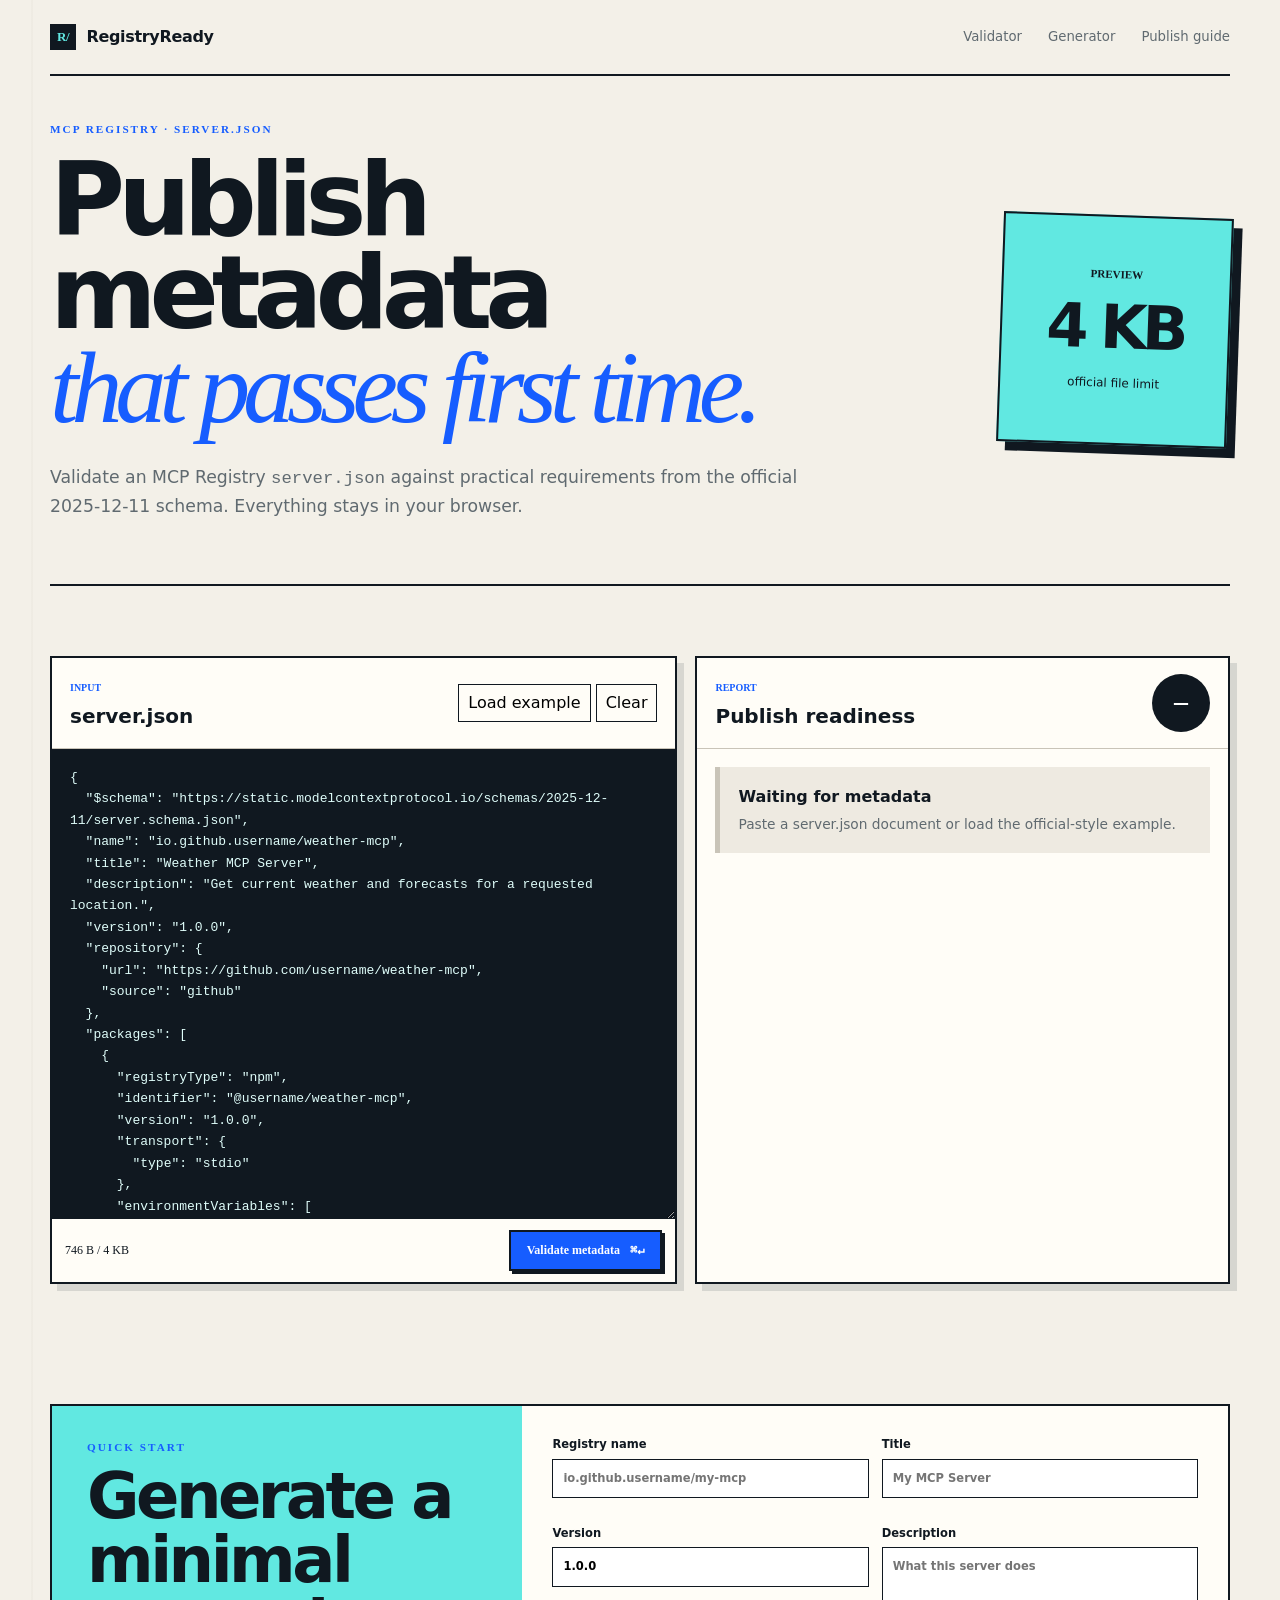
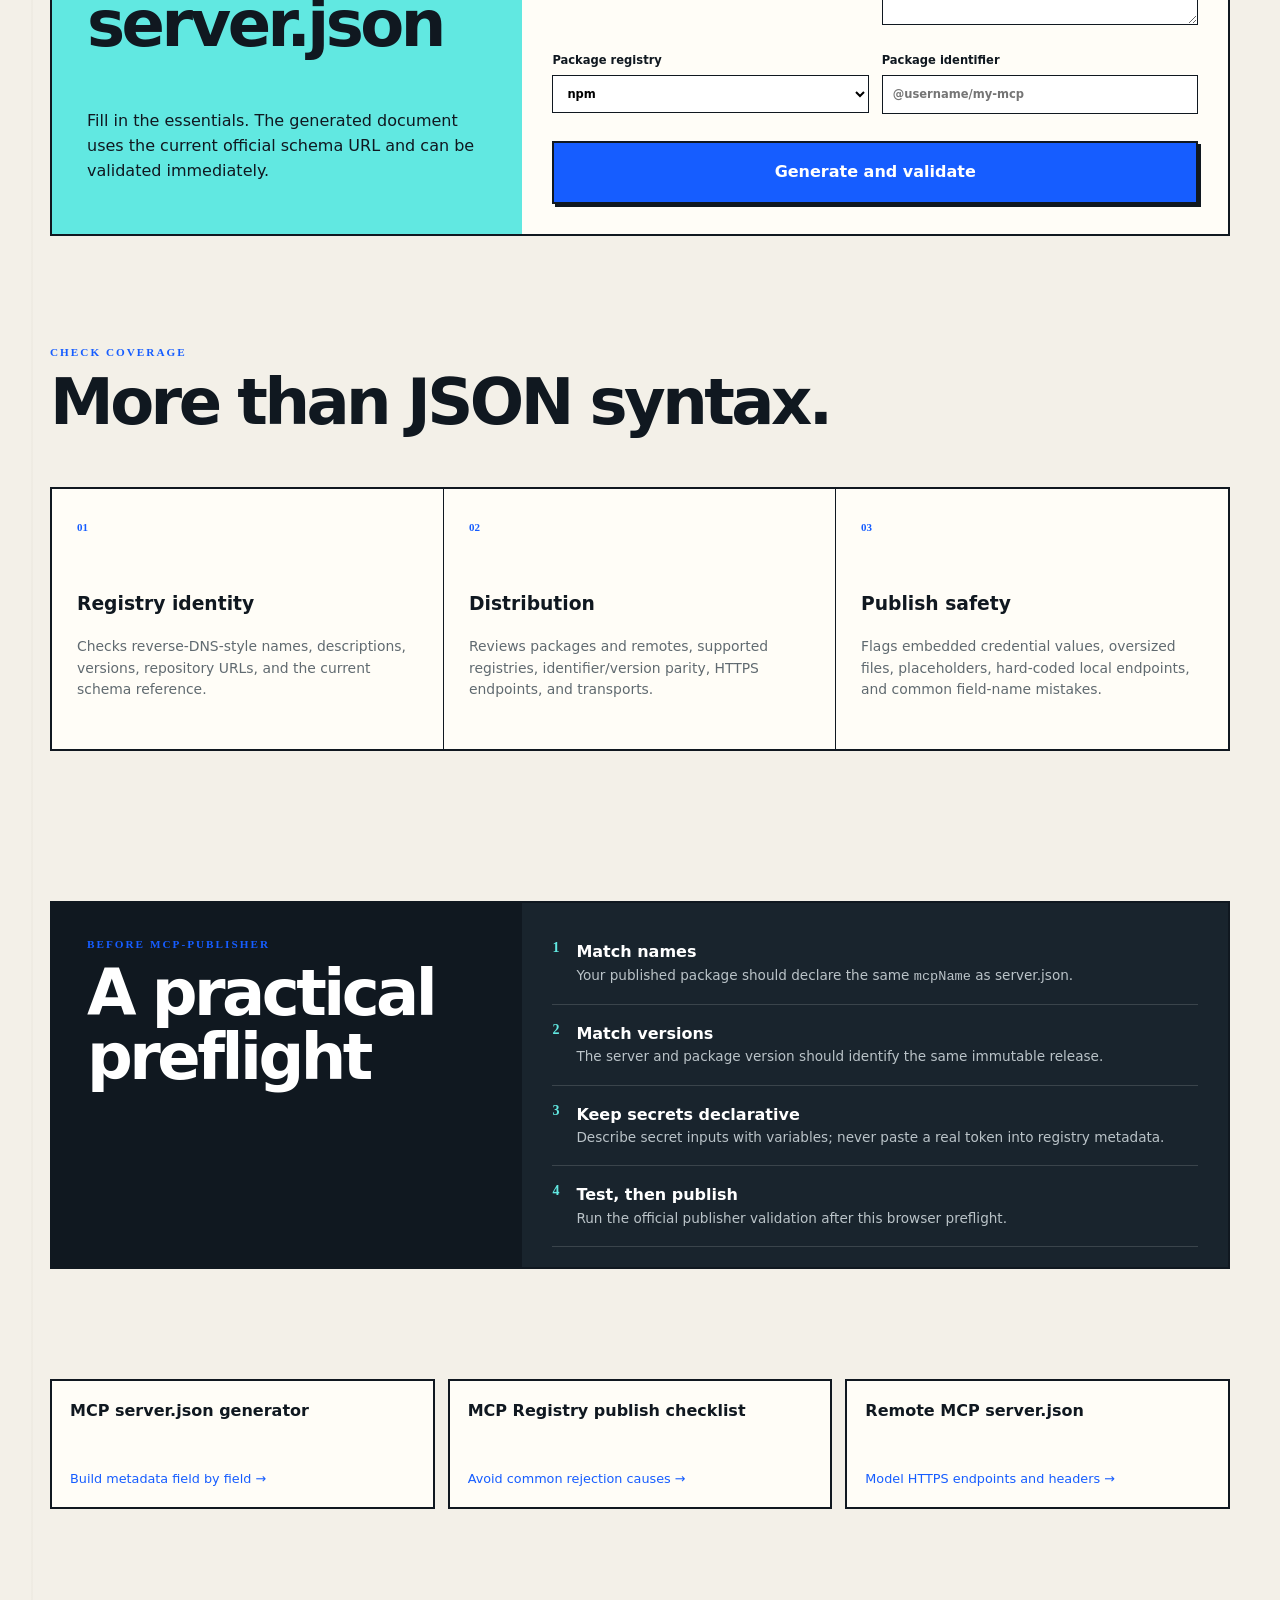
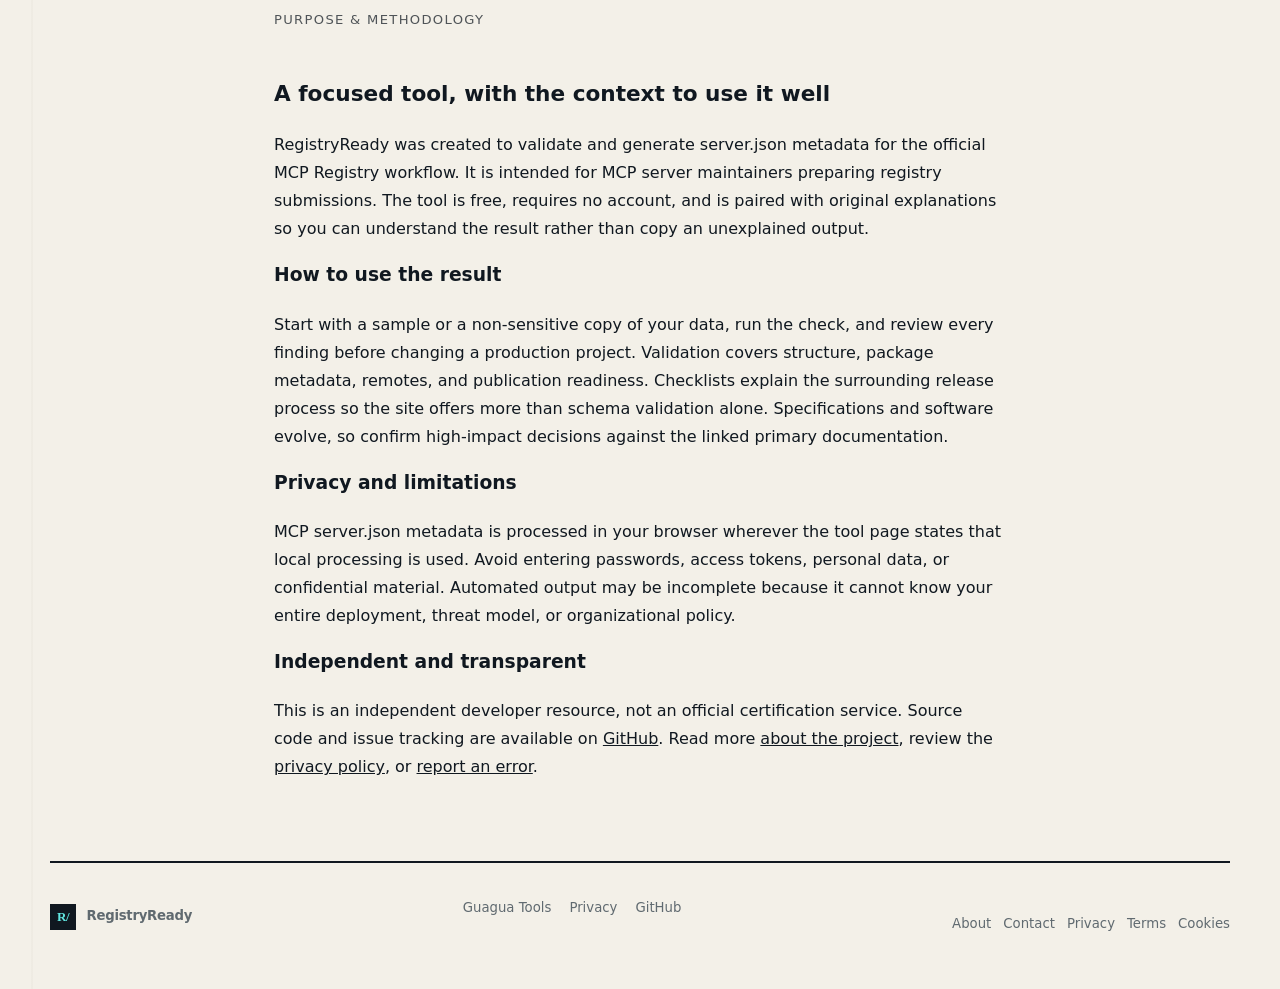
<file: index.html>
<!doctype html>
<html lang="en">
<head>
  <meta charset="utf-8"><meta name="viewport" content="width=device-width,initial-scale=1">
  <title>MCP server.json Validator & Generator — RegistryReady</title>
  <meta name="description" content="Validate and generate server.json metadata for the official MCP Registry. Check the 2025-12-11 schema, package versions, transports, names, secrets, URLs, and the 4 KB limit.">
  <link rel="canonical" href="https://mcpregistry.guagua-alvin.top/"><link rel="icon" href="/assets/favicon.svg"><link rel="stylesheet" href="/styles.css">
  <meta property="og:type" content="website"><meta property="og:title" content="MCP server.json Validator & Generator"><meta property="og:description" content="Make your MCP Registry metadata publish-ready before running mcp-publisher."><meta property="og:url" content="https://mcpregistry.guagua-alvin.top/">
  <script type="application/ld+json">{"@context":"https://schema.org","@type":"SoftwareApplication","name":"RegistryReady","applicationCategory":"DeveloperApplication","operatingSystem":"Any","url":"https://mcpregistry.guagua-alvin.top/","description":"A browser-based MCP server.json validator and generator.","offers":{"@type":"Offer","price":"0","priceCurrency":"USD"},"featureList":["MCP Registry schema checks","Package and remote transport validation","4 KB size check","Publish readiness report"]}</script>
<script async src="https://pagead2.googlesyndication.com/pagead/js/adsbygoogle.js?client=ca-pub-3191558815455000" crossorigin="anonymous"></script></head>
<body>
  <header><a class="brand" href="/"><span>R/</span>RegistryReady</a><nav><a href="#validator">Validator</a><a href="#generator">Generator</a><a href="/mcp-registry-publish-checklist">Publish guide</a></nav></header>
  <main>
    <section class="hero"><div><p class="eyebrow">MCP REGISTRY · SERVER.JSON</p><h1>Publish metadata<br><em>that passes first time.</em></h1><p>Validate an MCP Registry <code>server.json</code> against practical requirements from the official 2025-12-11 schema. Everything stays in your browser.</p></div><aside><b>PREVIEW</b><strong>4 KB</strong><span>official file limit</span></aside></section>
    <section class="workbench" id="validator">
      <div class="panel editor-panel"><div class="panel-head"><div><small>INPUT</small><h2>server.json</h2></div><div><button id="example">Load example</button><button id="clear">Clear</button></div></div><textarea id="input" spellcheck="false" aria-label="server.json input"></textarea><div class="editor-foot"><span id="bytes">0 B / 4 KB</span><button class="primary" id="validate">Validate metadata <kbd>⌘↵</kbd></button></div></div>
      <div class="panel result-panel"><div class="panel-head"><div><small>REPORT</small><h2>Publish readiness</h2></div><span class="score idle" id="score">—</span></div><div id="summary" class="summary idle"><strong>Waiting for metadata</strong><p>Paste a server.json document or load the official-style example.</p></div><div id="issues" class="issues"></div></div>
    </section>
    <section class="generator" id="generator"><div><p class="eyebrow">QUICK START</p><h2>Generate a minimal server.json</h2><p>Fill in the essentials. The generated document uses the current official schema URL and can be validated immediately.</p></div><form id="generator-form"><label>Registry name<input id="g-name" placeholder="io.github.username/my-mcp" required></label><label>Title<input id="g-title" placeholder="My MCP Server"></label><label>Version<input id="g-version" value="1.0.0" required></label><label>Description<textarea id="g-description" placeholder="What this server does" required></textarea></label><label>Package registry<select id="g-registry"><option value="npm">npm</option><option value="pypi">PyPI</option><option value="oci">OCI</option><option value="nuget">NuGet</option></select></label><label>Package identifier<input id="g-package" placeholder="@username/my-mcp" required></label><button class="primary" type="submit">Generate and validate</button></form></section>
    <section class="explain"><p class="eyebrow">CHECK COVERAGE</p><h2>More than JSON syntax.</h2><div class="cards"><article><span>01</span><h3>Registry identity</h3><p>Checks reverse-DNS-style names, descriptions, versions, repository URLs, and the current schema reference.</p></article><article><span>02</span><h3>Distribution</h3><p>Reviews packages and remotes, supported registries, identifier/version parity, HTTPS endpoints, and transports.</p></article><article><span>03</span><h3>Publish safety</h3><p>Flags embedded credential values, oversized files, placeholders, hard-coded local endpoints, and common field-name mistakes.</p></article></div></section>
    <section class="guide"><div><p class="eyebrow">BEFORE MCP-PUBLISHER</p><h2>A practical preflight</h2></div><ol><li><b>1</b><span><strong>Match names</strong>Your published package should declare the same <code>mcpName</code> as server.json.</span></li><li><b>2</b><span><strong>Match versions</strong>The server and package version should identify the same immutable release.</span></li><li><b>3</b><span><strong>Keep secrets declarative</strong>Describe secret inputs with variables; never paste a real token into registry metadata.</span></li><li><b>4</b><span><strong>Test, then publish</strong>Run the official publisher validation after this browser preflight.</span></li></ol></section>
    <section class="links"><a href="/mcp-server-json-generator"><strong>MCP server.json generator</strong><span>Build metadata field by field →</span></a><a href="/mcp-registry-publish-checklist"><strong>MCP Registry publish checklist</strong><span>Avoid common rejection causes →</span></a><a href="/mcp-remote-server-json"><strong>Remote MCP server.json</strong><span>Model HTTPS endpoints and headers →</span></a></section>
  <section id="editorial-value" class="policy-page" aria-labelledby="value-title">
      <p class="policy-kicker">PURPOSE &amp; METHODOLOGY</p>
      <h2 id="value-title">A focused tool, with the context to use it well</h2>
      <p>RegistryReady was created to validate and generate server.json metadata for the official MCP Registry workflow. It is intended for MCP server maintainers preparing registry submissions. The tool is free, requires no account, and is paired with original explanations so you can understand the result rather than copy an unexplained output.</p>
      <h3>How to use the result</h3>
      <p>Start with a sample or a non-sensitive copy of your data, run the check, and review every finding before changing a production project. Validation covers structure, package metadata, remotes, and publication readiness. Checklists explain the surrounding release process so the site offers more than schema validation alone. Specifications and software evolve, so confirm high-impact decisions against the linked primary documentation.</p>
      <h3>Privacy and limitations</h3>
      <p>MCP server.json metadata is processed in your browser wherever the tool page states that local processing is used. Avoid entering passwords, access tokens, personal data, or confidential material. Automated output may be incomplete because it cannot know your entire deployment, threat model, or organizational policy.</p>
      <h3>Independent and transparent</h3>
      <p>This is an independent developer resource, not an official certification service. Source code and issue tracking are available on <a href="https://github.com/dmf6009/mcp-registry-validator" rel="noopener">GitHub</a>. Read more <a href="/about">about the project</a>, review the <a href="/privacy">privacy policy</a>, or <a href="/contact">report an error</a>.</p>
    </section></main>
  <footer><a class="brand" href="/"><span>R/</span>RegistryReady</a><div><a href="https://guagua-alvin.top/">Guagua Tools</a><a href="/privacy">Privacy</a><a href="https://github.com/dmf6009/mcp-registry-validator">GitHub</a></div><div class="trust-links" aria-label="Site policies"><a href="/about">About</a><a href="/contact">Contact</a><a href="/privacy">Privacy</a><a href="/terms">Terms</a><a href="/cookies">Cookies</a></div></footer>
  <script src="/script.js" defer></script>
</body></html>
</file>
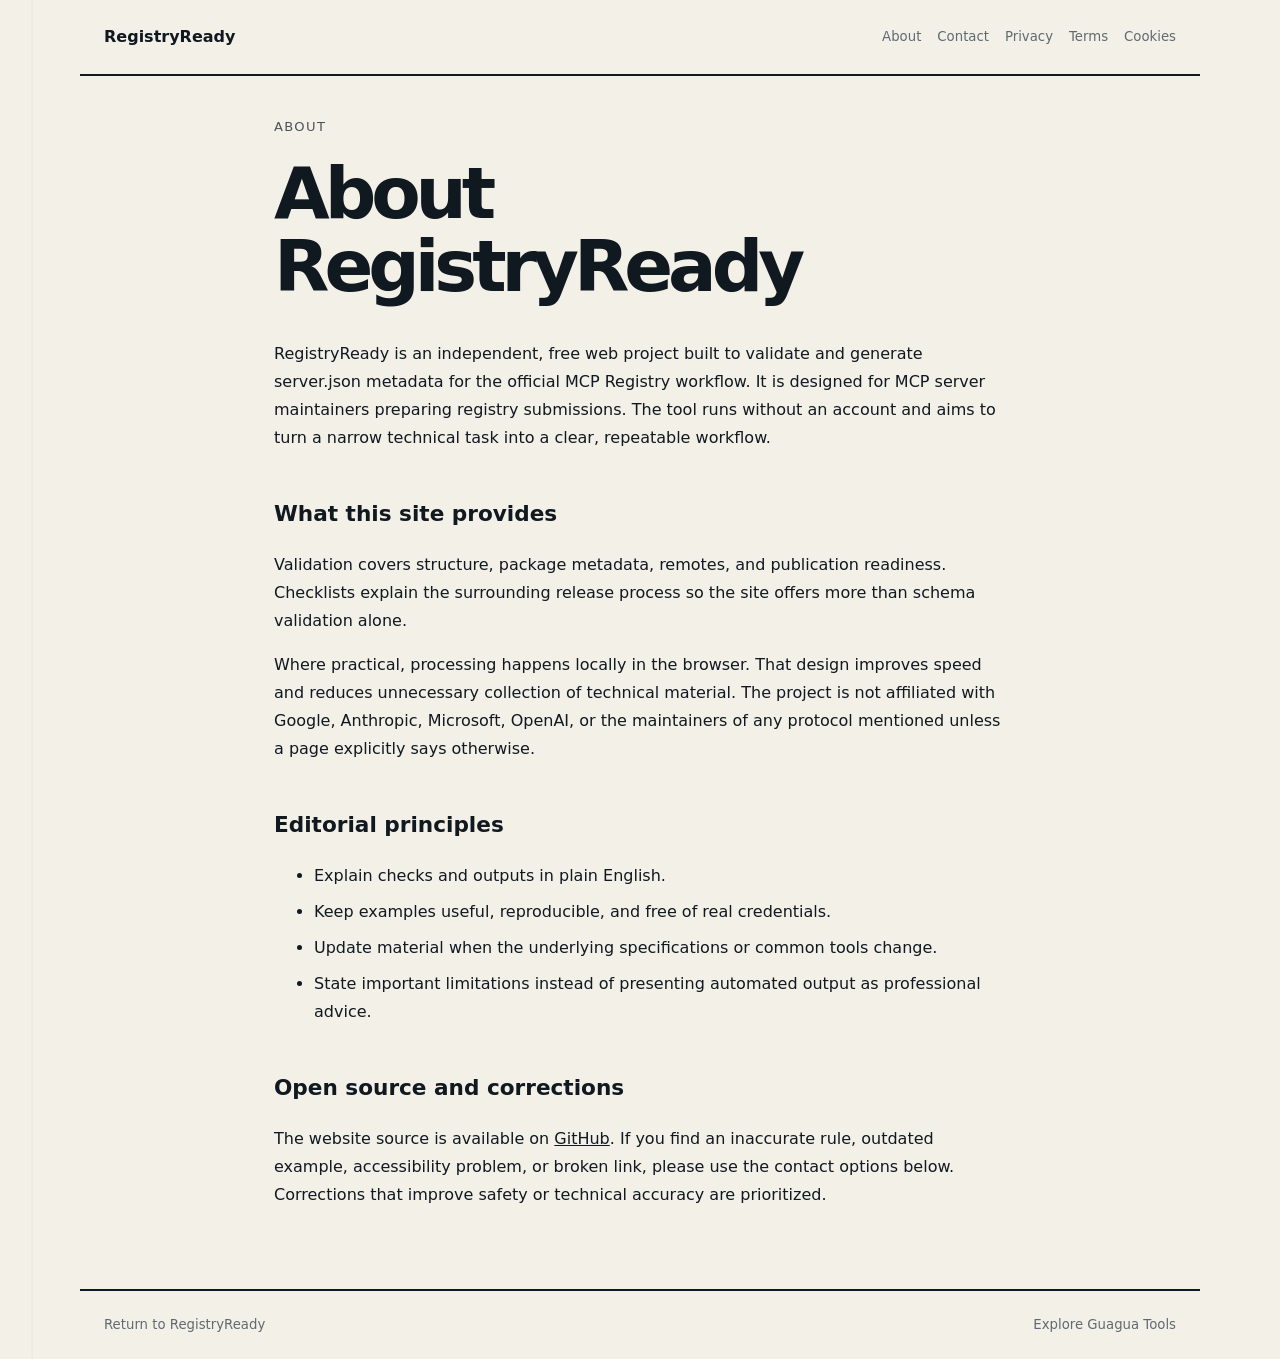
<file: about.html>
<!doctype html>
<html lang="en"><head><meta charset="utf-8"><meta name="viewport" content="width=device-width,initial-scale=1">
<title>About | RegistryReady</title><meta name="description" content="Who we are and why this free developer tool exists.">
<link rel="canonical" href="https://mcpregistry.guagua-alvin.top/about"><link rel="stylesheet" href="/styles.css"><script async src="https://pagead2.googlesyndication.com/pagead/js/adsbygoogle.js?client=ca-pub-3191558815455000" crossorigin="anonymous"></script></head>
<body><header class="policy-header"><a href="/" class="policy-brand">RegistryReady</a><nav aria-label="Policy navigation"><a href="/about">About</a><a href="/contact">Contact</a><a href="/privacy">Privacy</a><a href="/terms">Terms</a><a href="/cookies">Cookies</a></nav></header>
<main class="policy-page"><p class="policy-kicker">ABOUT</p>
    <h1>About RegistryReady</h1>
    <p>RegistryReady is an independent, free web project built to validate and generate server.json metadata for the official MCP Registry workflow. It is designed for MCP server maintainers preparing registry submissions. The tool runs without an account and aims to turn a narrow technical task into a clear, repeatable workflow.</p>
    <h2>What this site provides</h2>
    <p>Validation covers structure, package metadata, remotes, and publication readiness. Checklists explain the surrounding release process so the site offers more than schema validation alone.</p>
    <p>Where practical, processing happens locally in the browser. That design improves speed and reduces unnecessary collection of technical material. The project is not affiliated with Google, Anthropic, Microsoft, OpenAI, or the maintainers of any protocol mentioned unless a page explicitly says otherwise.</p>
    <h2>Editorial principles</h2>
    <ul><li>Explain checks and outputs in plain English.</li><li>Keep examples useful, reproducible, and free of real credentials.</li><li>Update material when the underlying specifications or common tools change.</li><li>State important limitations instead of presenting automated output as professional advice.</li></ul>
    <h2>Open source and corrections</h2>
    <p>The website source is available on <a href="https://github.com/dmf6009/mcp-registry-validator" rel="noopener">GitHub</a>. If you find an inaccurate rule, outdated example, accessibility problem, or broken link, please use the contact options below. Corrections that improve safety or technical accuracy are prioritized.</p></main>
<footer class="policy-footer"><a href="/">Return to RegistryReady</a><a href="https://guagua-alvin.top/">Explore Guagua Tools</a></footer></body></html>
</file>
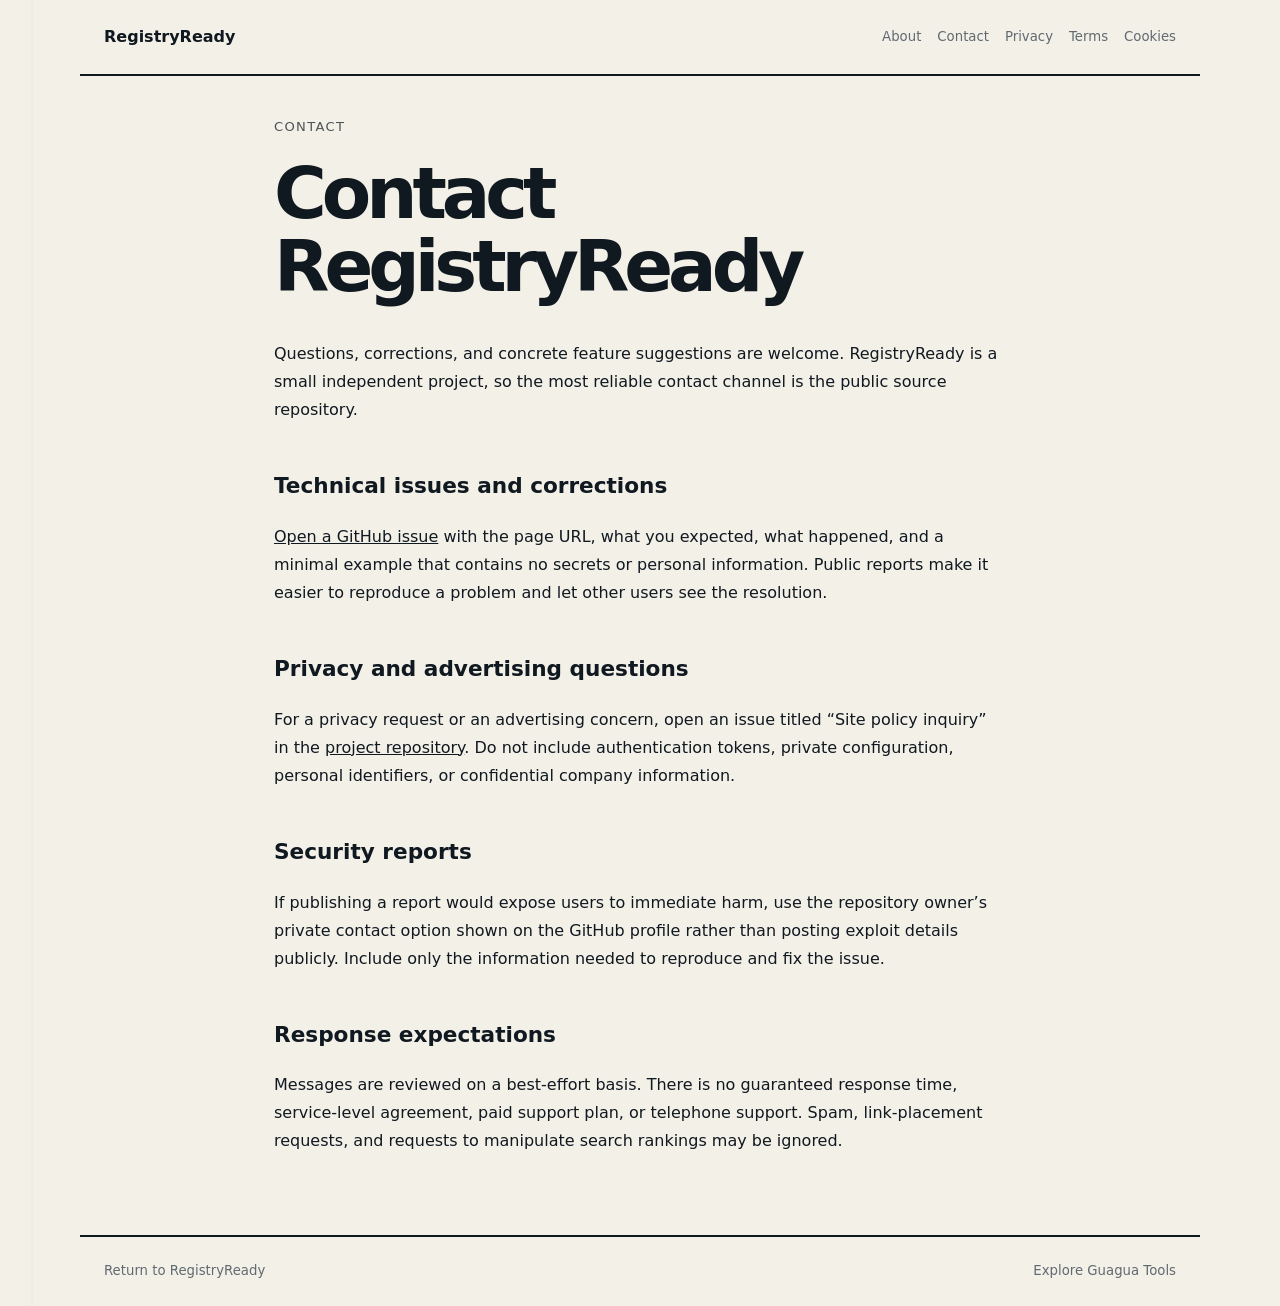
<file: contact.html>
<!doctype html>
<html lang="en"><head><meta charset="utf-8"><meta name="viewport" content="width=device-width,initial-scale=1">
<title>Contact | RegistryReady</title><meta name="description" content="How to report a problem, suggest an improvement, or ask a site question.">
<link rel="canonical" href="https://mcpregistry.guagua-alvin.top/contact"><link rel="stylesheet" href="/styles.css"><script async src="https://pagead2.googlesyndication.com/pagead/js/adsbygoogle.js?client=ca-pub-3191558815455000" crossorigin="anonymous"></script></head>
<body><header class="policy-header"><a href="/" class="policy-brand">RegistryReady</a><nav aria-label="Policy navigation"><a href="/about">About</a><a href="/contact">Contact</a><a href="/privacy">Privacy</a><a href="/terms">Terms</a><a href="/cookies">Cookies</a></nav></header>
<main class="policy-page"><p class="policy-kicker">CONTACT</p>
    <h1>Contact RegistryReady</h1>
    <p>Questions, corrections, and concrete feature suggestions are welcome. RegistryReady is a small independent project, so the most reliable contact channel is the public source repository.</p>
    <h2>Technical issues and corrections</h2>
    <p><a href="https://github.com/dmf6009/mcp-registry-validator/issues" rel="noopener">Open a GitHub issue</a> with the page URL, what you expected, what happened, and a minimal example that contains no secrets or personal information. Public reports make it easier to reproduce a problem and let other users see the resolution.</p>
    <h2>Privacy and advertising questions</h2>
    <p>For a privacy request or an advertising concern, open an issue titled “Site policy inquiry” in the <a href="https://github.com/dmf6009/mcp-registry-validator" rel="noopener">project repository</a>. Do not include authentication tokens, private configuration, personal identifiers, or confidential company information.</p>
    <h2>Security reports</h2>
    <p>If publishing a report would expose users to immediate harm, use the repository owner’s private contact option shown on the GitHub profile rather than posting exploit details publicly. Include only the information needed to reproduce and fix the issue.</p>
    <h2>Response expectations</h2>
    <p>Messages are reviewed on a best-effort basis. There is no guaranteed response time, service-level agreement, paid support plan, or telephone support. Spam, link-placement requests, and requests to manipulate search rankings may be ignored.</p></main>
<footer class="policy-footer"><a href="/">Return to RegistryReady</a><a href="https://guagua-alvin.top/">Explore Guagua Tools</a></footer></body></html>
</file>
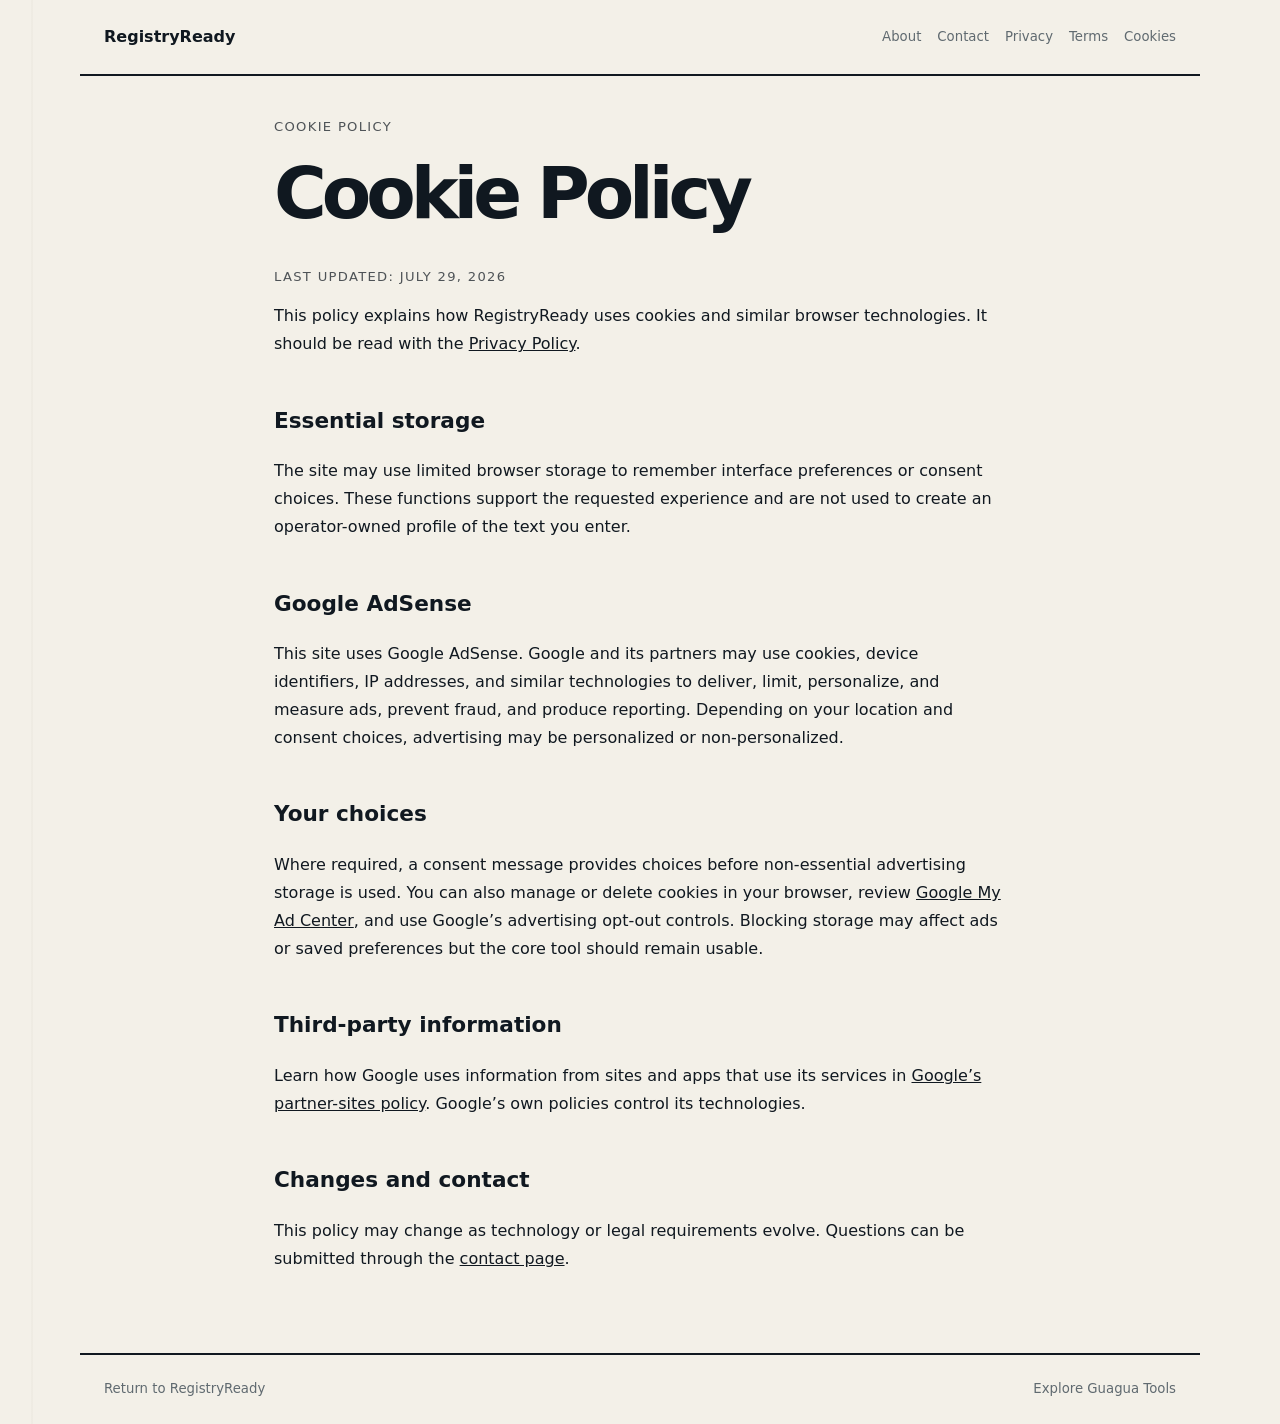
<file: cookies.html>
<!doctype html>
<html lang="en"><head><meta charset="utf-8"><meta name="viewport" content="width=device-width,initial-scale=1">
<title>Cookie Policy | RegistryReady</title><meta name="description" content="How cookies and similar technologies are used on this site.">
<link rel="canonical" href="https://mcpregistry.guagua-alvin.top/cookies"><link rel="stylesheet" href="/styles.css"><script async src="https://pagead2.googlesyndication.com/pagead/js/adsbygoogle.js?client=ca-pub-3191558815455000" crossorigin="anonymous"></script></head>
<body><header class="policy-header"><a href="/" class="policy-brand">RegistryReady</a><nav aria-label="Policy navigation"><a href="/about">About</a><a href="/contact">Contact</a><a href="/privacy">Privacy</a><a href="/terms">Terms</a><a href="/cookies">Cookies</a></nav></header>
<main class="policy-page"><p class="policy-kicker">COOKIE POLICY</p>
    <h1>Cookie Policy</h1><p class="updated">Last updated: July 29, 2026</p>
    <p>This policy explains how RegistryReady uses cookies and similar browser technologies. It should be read with the <a href="/privacy">Privacy Policy</a>.</p>
    <h2>Essential storage</h2><p>The site may use limited browser storage to remember interface preferences or consent choices. These functions support the requested experience and are not used to create an operator-owned profile of the text you enter.</p>
    <h2>Google AdSense</h2><p>This site uses Google AdSense. Google and its partners may use cookies, device identifiers, IP addresses, and similar technologies to deliver, limit, personalize, and measure ads, prevent fraud, and produce reporting. Depending on your location and consent choices, advertising may be personalized or non-personalized.</p>
    <h2>Your choices</h2><p>Where required, a consent message provides choices before non-essential advertising storage is used. You can also manage or delete cookies in your browser, review <a href="https://myadcenter.google.com/" rel="noopener">Google My Ad Center</a>, and use Google’s advertising opt-out controls. Blocking storage may affect ads or saved preferences but the core tool should remain usable.</p>
    <h2>Third-party information</h2><p>Learn how Google uses information from sites and apps that use its services in <a href="https://policies.google.com/technologies/partner-sites" rel="noopener">Google’s partner-sites policy</a>. Google’s own policies control its technologies.</p>
    <h2>Changes and contact</h2><p>This policy may change as technology or legal requirements evolve. Questions can be submitted through the <a href="/contact">contact page</a>.</p></main>
<footer class="policy-footer"><a href="/">Return to RegistryReady</a><a href="https://guagua-alvin.top/">Explore Guagua Tools</a></footer></body></html>
</file>
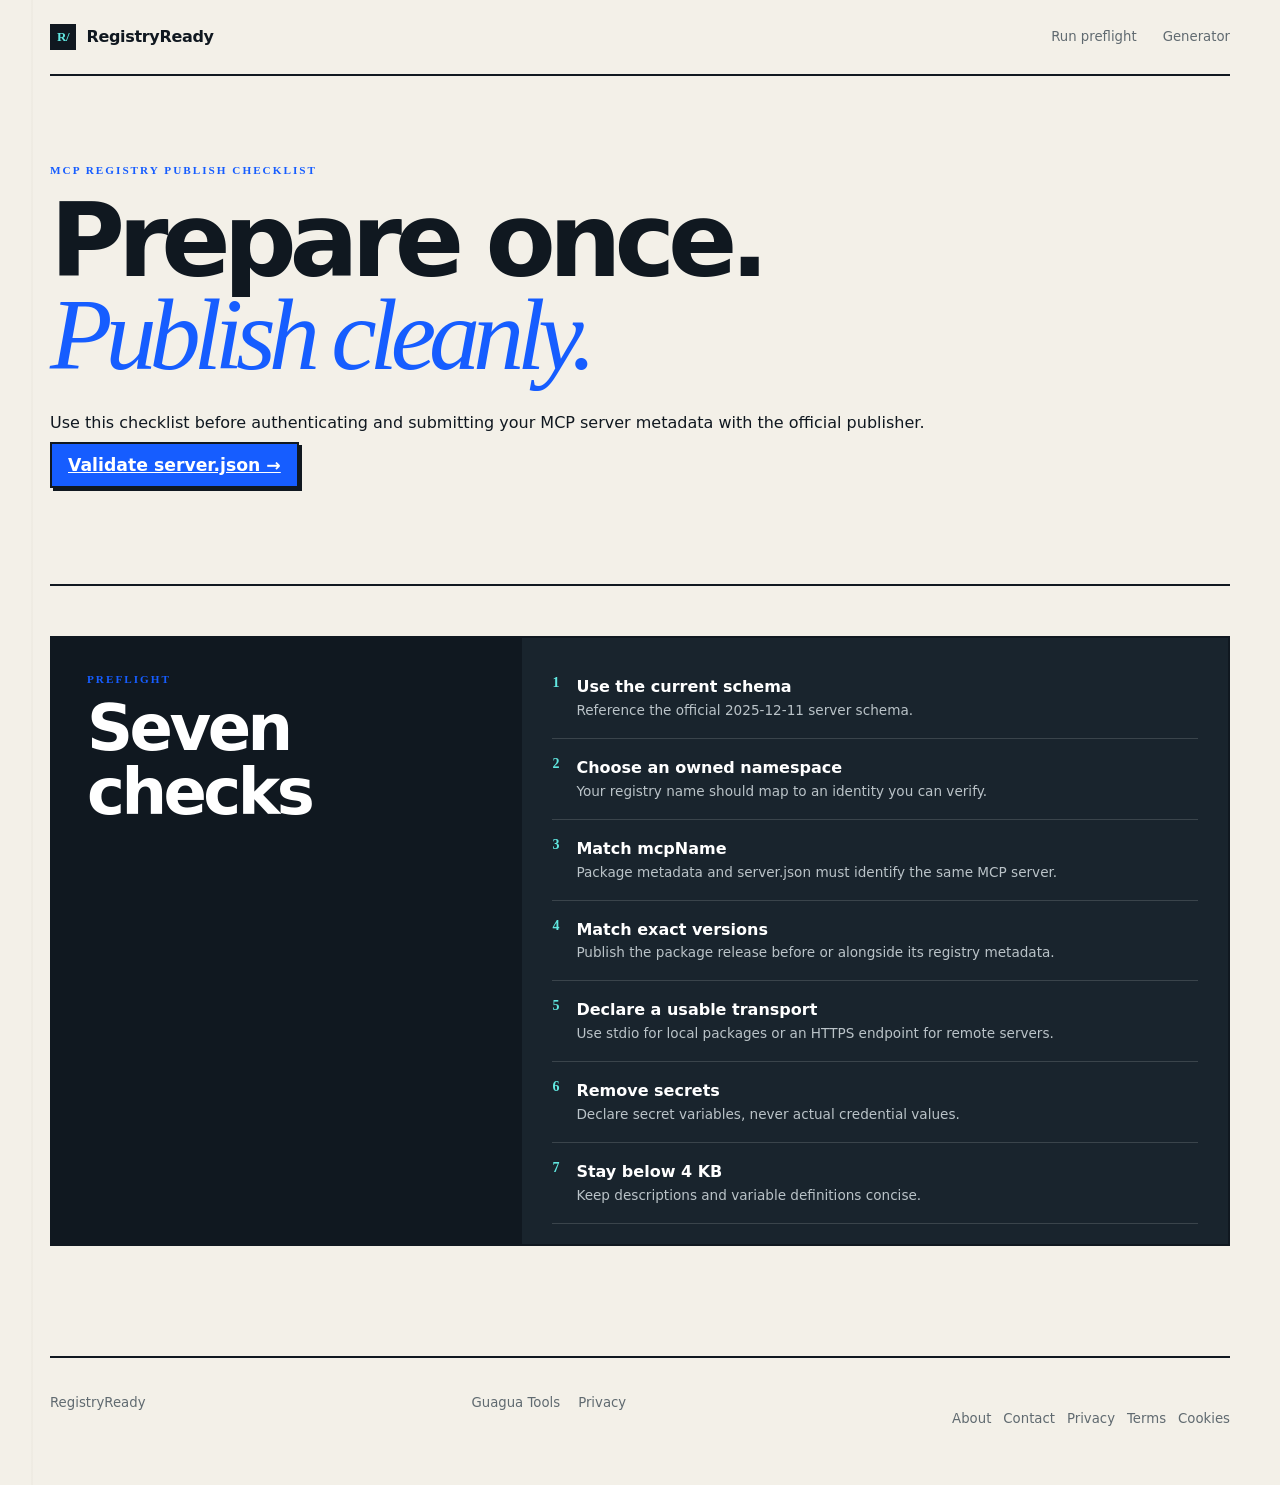
<file: mcp-registry-publish-checklist.html>
<!doctype html><html lang="en"><head><meta charset="utf-8"><meta name="viewport" content="width=device-width,initial-scale=1"><title>MCP Registry Publish Checklist — server.json Preflight</title><meta name="description" content="A practical MCP Registry publishing checklist for server.json names, versions, package ownership, mcpName, transports, secrets, and official validation."><link rel="canonical" href="https://mcpregistry.guagua-alvin.top/mcp-registry-publish-checklist"><link rel="stylesheet" href="/styles.css"><link rel="icon" href="/assets/favicon.svg"><script async src="https://pagead2.googlesyndication.com/pagead/js/adsbygoogle.js?client=ca-pub-3191558815455000" crossorigin="anonymous"></script></head><body><header><a class="brand" href="/"><span>R/</span>RegistryReady</a><nav><a href="/#validator">Run preflight</a><a href="/mcp-server-json-generator">Generator</a></nav></header><main><section class="hero"><div><p class="eyebrow">MCP REGISTRY PUBLISH CHECKLIST</p><h1>Prepare once.<br><em>Publish cleanly.</em></h1><p>Use this checklist before authenticating and submitting your MCP server metadata with the official publisher.</p><p><a class="primary" href="/#validator">Validate server.json →</a></p></div></section><section class="guide"><div><p class="eyebrow">PREFLIGHT</p><h2>Seven checks</h2></div><ol><li><b>1</b><span><strong>Use the current schema</strong>Reference the official 2025-12-11 server schema.</span></li><li><b>2</b><span><strong>Choose an owned namespace</strong>Your registry name should map to an identity you can verify.</span></li><li><b>3</b><span><strong>Match mcpName</strong>Package metadata and server.json must identify the same MCP server.</span></li><li><b>4</b><span><strong>Match exact versions</strong>Publish the package release before or alongside its registry metadata.</span></li><li><b>5</b><span><strong>Declare a usable transport</strong>Use stdio for local packages or an HTTPS endpoint for remote servers.</span></li><li><b>6</b><span><strong>Remove secrets</strong>Declare secret variables, never actual credential values.</span></li><li><b>7</b><span><strong>Stay below 4 KB</strong>Keep descriptions and variable definitions concise.</span></li></ol></section></main><footer><a href="/">RegistryReady</a><div><a href="https://guagua-alvin.top/">Guagua Tools</a><a href="/privacy">Privacy</a></div><div class="trust-links" aria-label="Site policies"><a href="/about">About</a><a href="/contact">Contact</a><a href="/privacy">Privacy</a><a href="/terms">Terms</a><a href="/cookies">Cookies</a></div></footer></body></html>
</file>
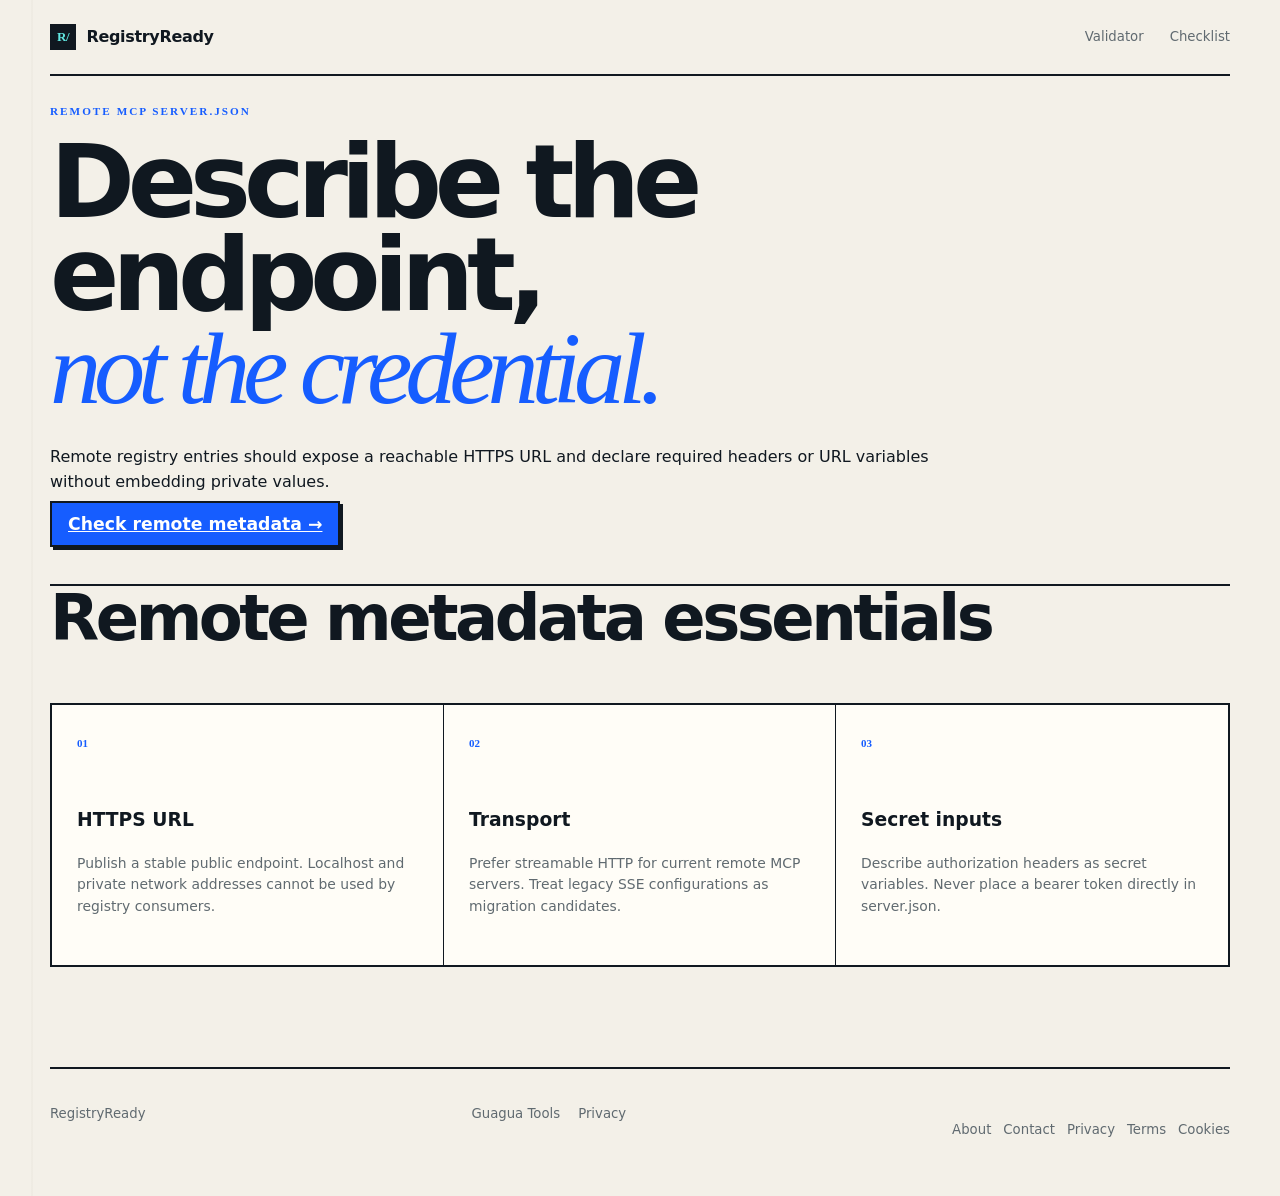
<file: mcp-remote-server-json.html>
<!doctype html><html lang="en"><head><meta charset="utf-8"><meta name="viewport" content="width=device-width,initial-scale=1"><title>Remote MCP server.json — HTTPS and Headers Guide</title><meta name="description" content="Create remote MCP server.json metadata with HTTPS endpoints, streamable HTTP transport, variables, and secret header declarations for the official Registry."><link rel="canonical" href="https://mcpregistry.guagua-alvin.top/mcp-remote-server-json"><link rel="stylesheet" href="/styles.css"><link rel="icon" href="/assets/favicon.svg"><script async src="https://pagead2.googlesyndication.com/pagead/js/adsbygoogle.js?client=ca-pub-3191558815455000" crossorigin="anonymous"></script></head><body><header><a class="brand" href="/"><span>R/</span>RegistryReady</a><nav><a href="/#validator">Validator</a><a href="/mcp-registry-publish-checklist">Checklist</a></nav></header><main><section class="hero"><div><p class="eyebrow">REMOTE MCP SERVER.JSON</p><h1>Describe the endpoint,<br><em>not the credential.</em></h1><p>Remote registry entries should expose a reachable HTTPS URL and declare required headers or URL variables without embedding private values.</p><p><a class="primary" href="/#validator">Check remote metadata →</a></p></div></section><section class="explain"><h2>Remote metadata essentials</h2><div class="cards"><article><span>01</span><h3>HTTPS URL</h3><p>Publish a stable public endpoint. Localhost and private network addresses cannot be used by registry consumers.</p></article><article><span>02</span><h3>Transport</h3><p>Prefer streamable HTTP for current remote MCP servers. Treat legacy SSE configurations as migration candidates.</p></article><article><span>03</span><h3>Secret inputs</h3><p>Describe authorization headers as secret variables. Never place a bearer token directly in server.json.</p></article></div></section></main><footer><a href="/">RegistryReady</a><div><a href="https://guagua-alvin.top/">Guagua Tools</a><a href="/privacy">Privacy</a></div><div class="trust-links" aria-label="Site policies"><a href="/about">About</a><a href="/contact">Contact</a><a href="/privacy">Privacy</a><a href="/terms">Terms</a><a href="/cookies">Cookies</a></div></footer></body></html>
</file>
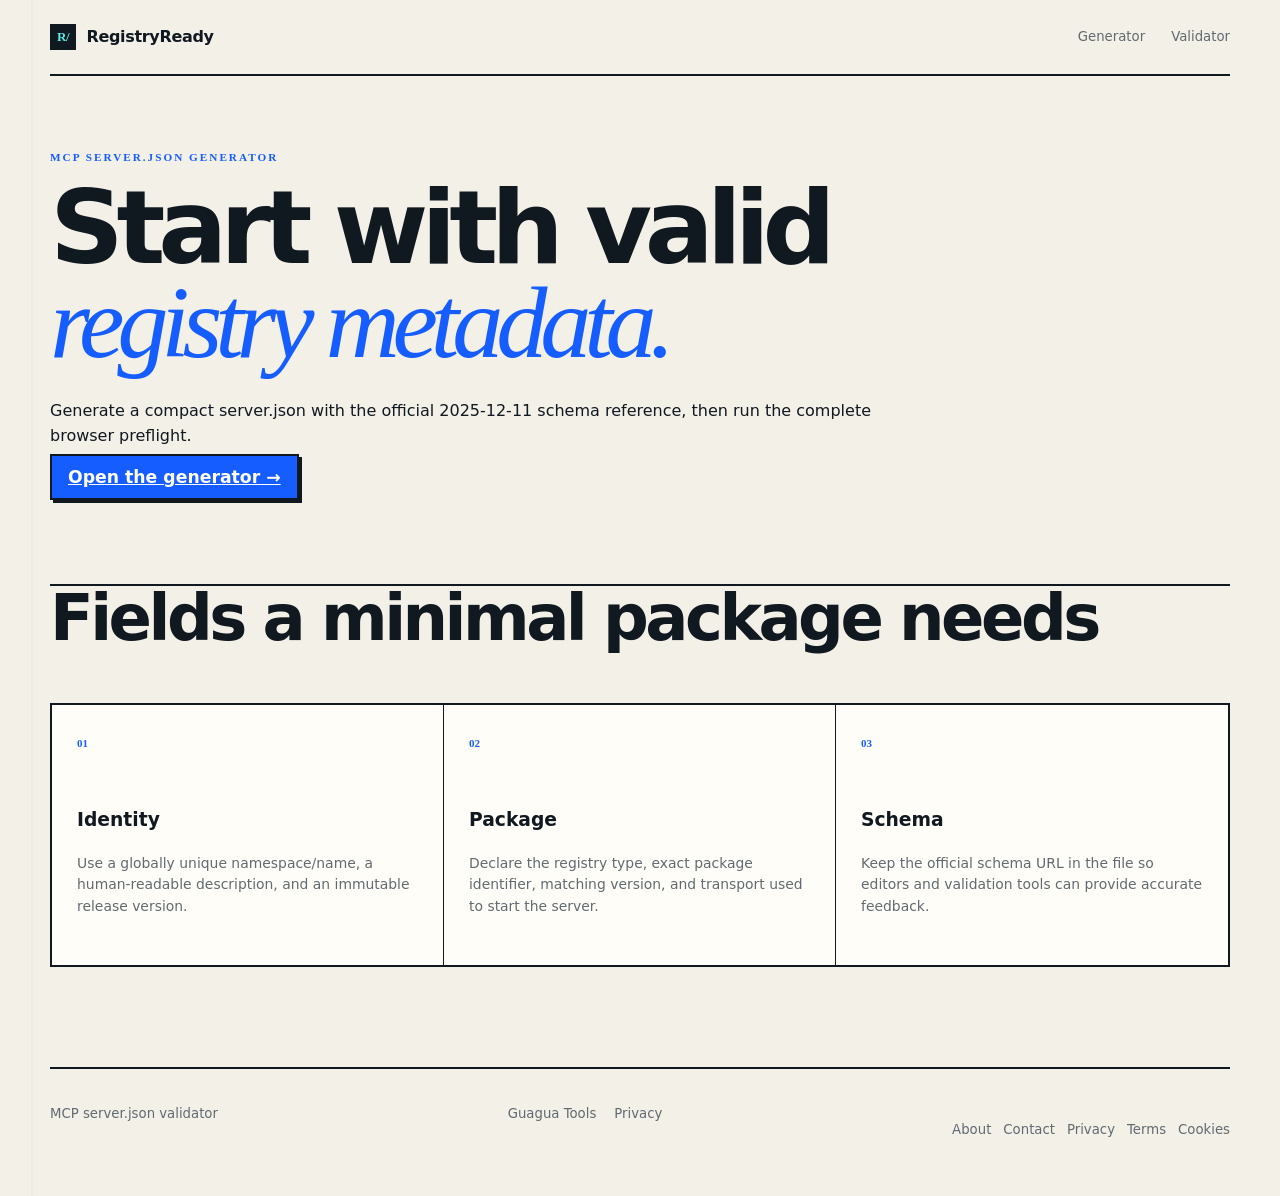
<file: mcp-server-json-generator.html>
<!doctype html><html lang="en"><head><meta charset="utf-8"><meta name="viewport" content="width=device-width,initial-scale=1"><title>MCP server.json Generator — Official Registry Metadata</title><meta name="description" content="Generate a minimal MCP server.json for the official MCP Registry with the current schema, name, version, package, and stdio transport fields."><link rel="canonical" href="https://mcpregistry.guagua-alvin.top/mcp-server-json-generator"><link rel="stylesheet" href="/styles.css"><link rel="icon" href="/assets/favicon.svg"><script async src="https://pagead2.googlesyndication.com/pagead/js/adsbygoogle.js?client=ca-pub-3191558815455000" crossorigin="anonymous"></script></head><body><header><a class="brand" href="/"><span>R/</span>RegistryReady</a><nav><a href="/#generator">Generator</a><a href="/#validator">Validator</a></nav></header><main><section class="hero"><div><p class="eyebrow">MCP SERVER.JSON GENERATOR</p><h1>Start with valid<br><em>registry metadata.</em></h1><p>Generate a compact server.json with the official 2025-12-11 schema reference, then run the complete browser preflight.</p><p><a class="primary" href="/#generator">Open the generator →</a></p></div></section><section class="explain"><h2>Fields a minimal package needs</h2><div class="cards"><article><span>01</span><h3>Identity</h3><p>Use a globally unique namespace/name, a human-readable description, and an immutable release version.</p></article><article><span>02</span><h3>Package</h3><p>Declare the registry type, exact package identifier, matching version, and transport used to start the server.</p></article><article><span>03</span><h3>Schema</h3><p>Keep the official schema URL in the file so editors and validation tools can provide accurate feedback.</p></article></div></section></main><footer><a href="/">MCP server.json validator</a><div><a href="https://guagua-alvin.top/">Guagua Tools</a><a href="/privacy">Privacy</a></div><div class="trust-links" aria-label="Site policies"><a href="/about">About</a><a href="/contact">Contact</a><a href="/privacy">Privacy</a><a href="/terms">Terms</a><a href="/cookies">Cookies</a></div></footer></body></html>
</file>
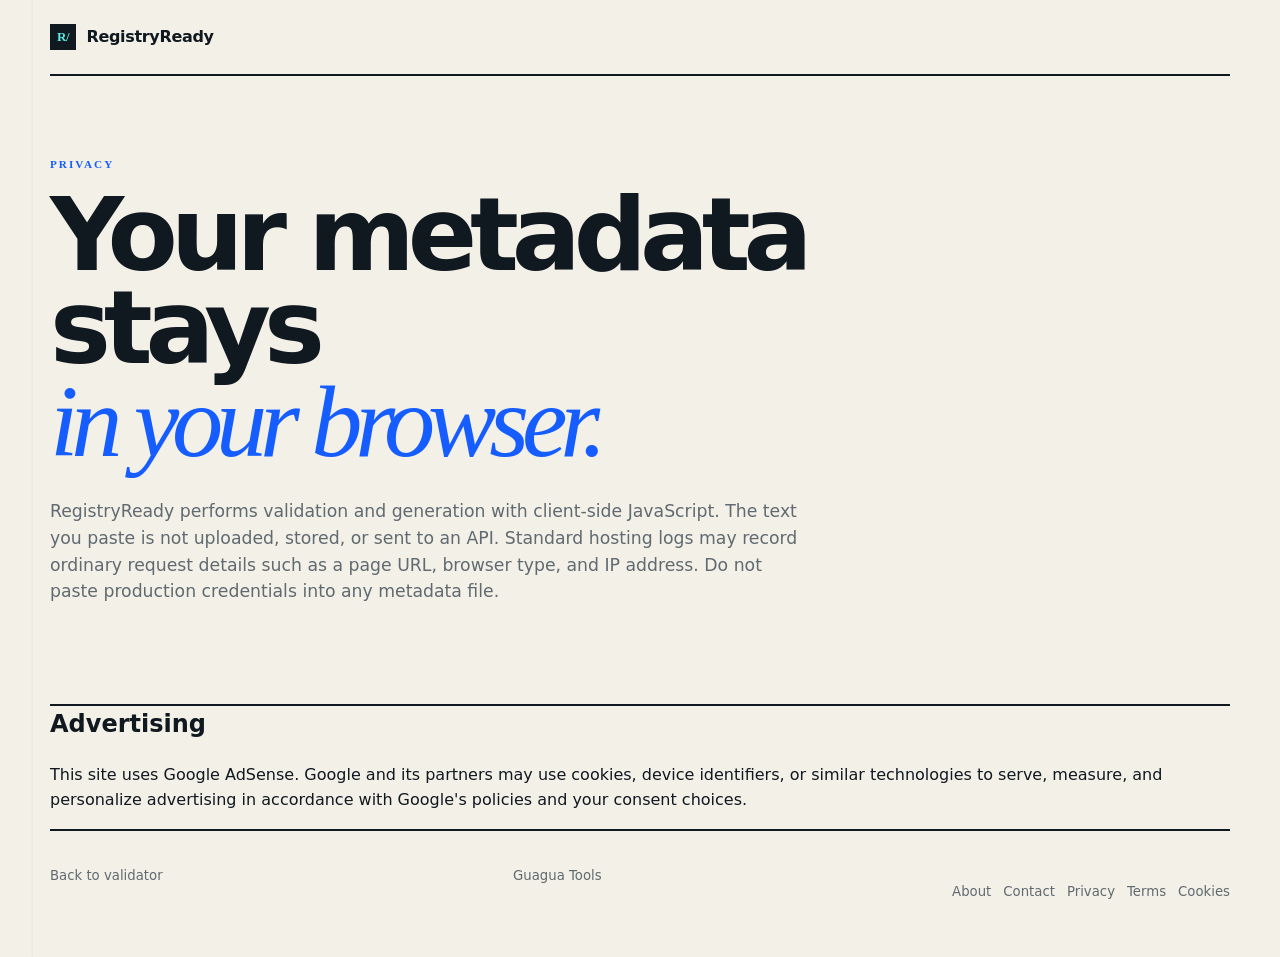
<file: privacy.html>
<!doctype html><html lang="en"><head><meta charset="utf-8"><meta name="viewport" content="width=device-width,initial-scale=1"><title>Privacy — RegistryReady</title><meta name="description" content="RegistryReady privacy policy. Your MCP server.json is processed locally in your browser."><link rel="canonical" href="https://mcpregistry.guagua-alvin.top/privacy"><link rel="stylesheet" href="/styles.css"><link rel="icon" href="/assets/favicon.svg"><script async src="https://pagead2.googlesyndication.com/pagead/js/adsbygoogle.js?client=ca-pub-3191558815455000" crossorigin="anonymous"></script></head><body><header><a class="brand" href="/"><span>R/</span>RegistryReady</a></header><main><section class="hero" style="min-height:70vh"><div><p class="eyebrow">PRIVACY</p><h1>Your metadata stays<br><em>in your browser.</em></h1><p>RegistryReady performs validation and generation with client-side JavaScript. The text you paste is not uploaded, stored, or sent to an API. Standard hosting logs may record ordinary request details such as a page URL, browser type, and IP address. Do not paste production credentials into any metadata file.</p></div></section><h2>Advertising</h2><p>This site uses Google AdSense. Google and its partners may use cookies, device identifiers, or similar technologies to serve, measure, and personalize advertising in accordance with Google's policies and your consent choices.</p></main><footer><a href="/">Back to validator</a><div><a href="https://guagua-alvin.top/">Guagua Tools</a></div><div class="trust-links" aria-label="Site policies"><a href="/about">About</a><a href="/contact">Contact</a><a href="/privacy">Privacy</a><a href="/terms">Terms</a><a href="/cookies">Cookies</a></div></footer></body></html>
</file>
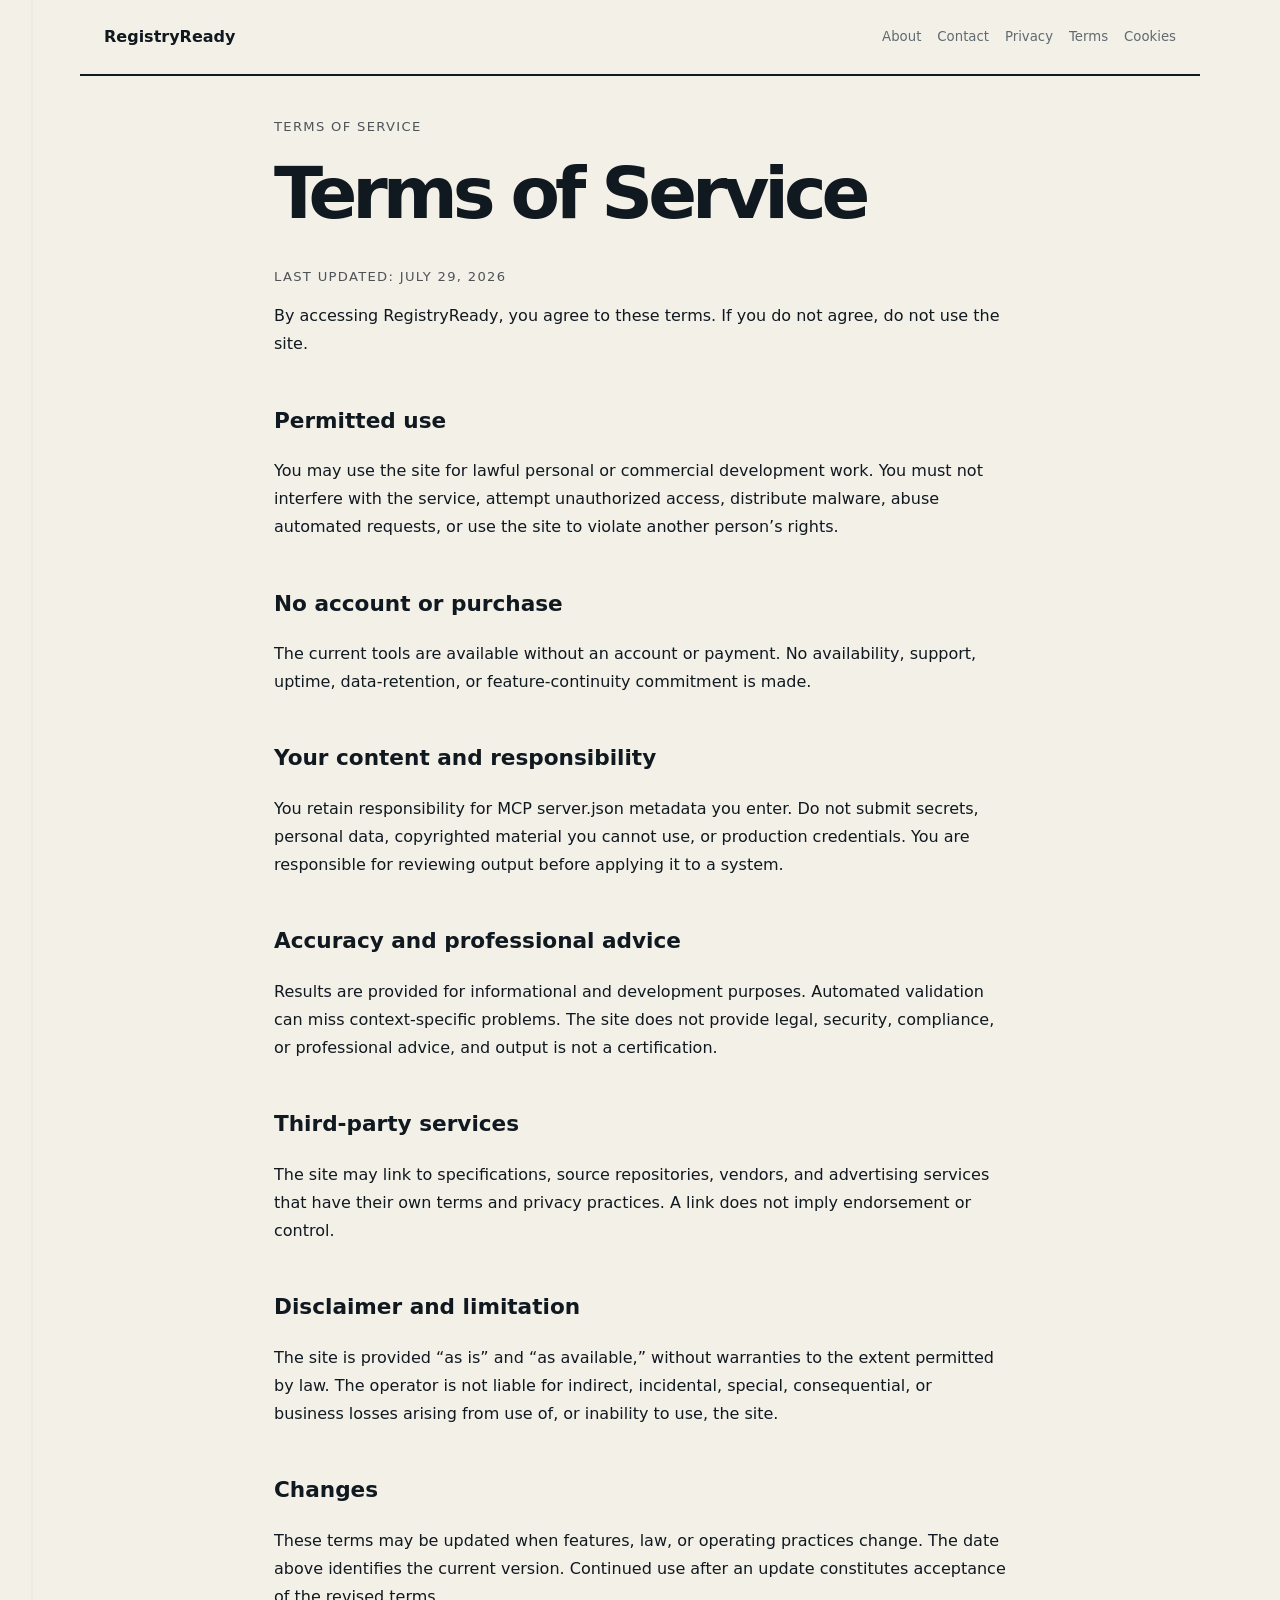
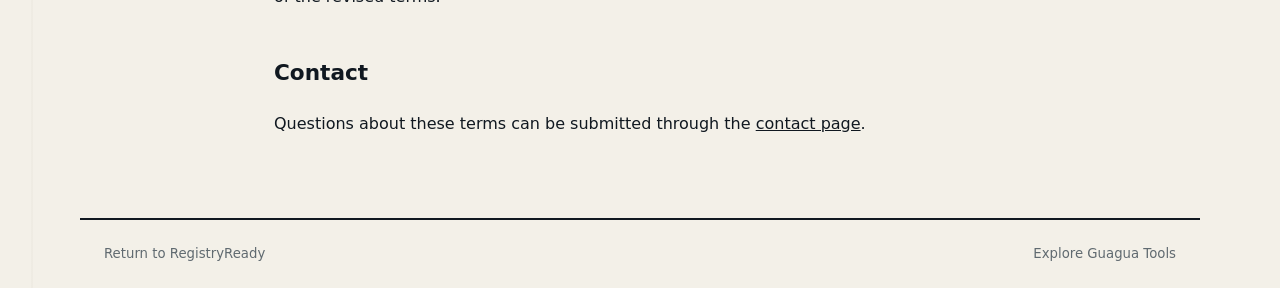
<file: terms.html>
<!doctype html>
<html lang="en"><head><meta charset="utf-8"><meta name="viewport" content="width=device-width,initial-scale=1">
<title>Terms of Service | RegistryReady</title><meta name="description" content="The terms that apply when you use this free browser-based tool.">
<link rel="canonical" href="https://mcpregistry.guagua-alvin.top/terms"><link rel="stylesheet" href="/styles.css"><script async src="https://pagead2.googlesyndication.com/pagead/js/adsbygoogle.js?client=ca-pub-3191558815455000" crossorigin="anonymous"></script></head>
<body><header class="policy-header"><a href="/" class="policy-brand">RegistryReady</a><nav aria-label="Policy navigation"><a href="/about">About</a><a href="/contact">Contact</a><a href="/privacy">Privacy</a><a href="/terms">Terms</a><a href="/cookies">Cookies</a></nav></header>
<main class="policy-page"><p class="policy-kicker">TERMS OF SERVICE</p>
    <h1>Terms of Service</h1><p class="updated">Last updated: July 29, 2026</p>
    <p>By accessing RegistryReady, you agree to these terms. If you do not agree, do not use the site.</p>
    <h2>Permitted use</h2><p>You may use the site for lawful personal or commercial development work. You must not interfere with the service, attempt unauthorized access, distribute malware, abuse automated requests, or use the site to violate another person’s rights.</p>
    <h2>No account or purchase</h2><p>The current tools are available without an account or payment. No availability, support, uptime, data-retention, or feature-continuity commitment is made.</p>
    <h2>Your content and responsibility</h2><p>You retain responsibility for MCP server.json metadata you enter. Do not submit secrets, personal data, copyrighted material you cannot use, or production credentials. You are responsible for reviewing output before applying it to a system.</p>
    <h2>Accuracy and professional advice</h2><p>Results are provided for informational and development purposes. Automated validation can miss context-specific problems. The site does not provide legal, security, compliance, or professional advice, and output is not a certification.</p>
    <h2>Third-party services</h2><p>The site may link to specifications, source repositories, vendors, and advertising services that have their own terms and privacy practices. A link does not imply endorsement or control.</p>
    <h2>Disclaimer and limitation</h2><p>The site is provided “as is” and “as available,” without warranties to the extent permitted by law. The operator is not liable for indirect, incidental, special, consequential, or business losses arising from use of, or inability to use, the site.</p>
    <h2>Changes</h2><p>These terms may be updated when features, law, or operating practices change. The date above identifies the current version. Continued use after an update constitutes acceptance of the revised terms.</p>
    <h2>Contact</h2><p>Questions about these terms can be submitted through the <a href="/contact">contact page</a>.</p></main>
<footer class="policy-footer"><a href="/">Return to RegistryReady</a><a href="https://guagua-alvin.top/">Explore Guagua Tools</a></footer></body></html>
</file>
<file: styles.css>
:root{--ink:#101820;--paper:#f3f0e8;--panel:#fffdf7;--line:#c9c4b8;--blue:#165dff;--cyan:#61e8e1;--red:#e74832;--green:#14845b;--muted:#606a70;font-family:Inter,ui-sans-serif,system-ui,sans-serif;color-scheme:light}*{box-sizing:border-box}html{scroll-behavior:smooth}body{margin:0;color:var(--ink);background:linear-gradient(90deg,#0000 31px,#d8d3c855 32px,#0000 33px),var(--paper);line-height:1.55}a{color:inherit}button,input,textarea,select{font:inherit}button{cursor:pointer}header,main,footer{width:min(1180px,calc(100% - 32px));margin:auto}header{height:76px;border-bottom:2px solid var(--ink);display:flex;align-items:center;justify-content:space-between}.brand{display:flex;align-items:center;gap:10px;text-decoration:none;font-weight:900;letter-spacing:-.02em}.brand span{background:var(--ink);color:var(--cyan);padding:5px 7px;font:800 13px ui-monospace}nav{display:flex;gap:26px}nav a,footer a{font-size:.83rem;text-decoration:none;color:var(--muted)}.hero{min-height:510px;display:grid;grid-template-columns:1fr 230px;align-items:center;gap:60px;border-bottom:2px solid var(--ink)}.eyebrow{font:800 .7rem ui-monospace;letter-spacing:.18em;color:var(--blue)}h1,h2,h3,p{margin-top:0}h1{font-size:clamp(3.5rem,8vw,7.3rem);line-height:.91;letter-spacing:-.07em;margin:18px 0 30px;max-width:930px}h1 em{font-family:Georgia,serif;font-weight:400;color:var(--blue)}.hero div>p:last-child{font-size:1.08rem;color:var(--muted);max-width:750px}.hero aside{aspect-ratio:1;border:2px solid var(--ink);background:var(--cyan);display:flex;flex-direction:column;justify-content:center;align-items:center;transform:rotate(2deg);box-shadow:9px 9px 0 var(--ink)}.hero aside b{font:800 11px ui-monospace}.hero aside strong{font-size:3.8rem;letter-spacing:-.08em}.hero aside span{font-size:.75rem}.workbench{display:grid;grid-template-columns:1.08fr .92fr;gap:18px;padding:70px 0}.panel{border:2px solid var(--ink);background:var(--panel);box-shadow:7px 7px 0 #1e2d3822}.panel-head{padding:16px 18px;border-bottom:1px solid var(--line);display:flex;align-items:center;justify-content:space-between}.panel-head small{font:700 10px ui-monospace;color:var(--blue)}.panel-head h2{font-size:1.25rem;margin:2px 0 0}.panel-head button{border:1px solid var(--ink);background:transparent;padding:6px 9px;margin-left:5px}.editor-panel textarea{display:block;width:100%;height:470px;border:0;resize:vertical;outline:none;padding:18px;background:#101820;color:#dffdfa;font:13px/1.65 ui-monospace,SFMono-Regular,monospace}.editor-foot{display:flex;align-items:center;justify-content:space-between;padding:11px 13px;font:12px ui-monospace}.primary{border:2px solid var(--ink);background:var(--blue);color:white;padding:11px 16px;font-weight:800;box-shadow:3px 3px 0 var(--ink)}.primary:active{transform:translate(2px,2px);box-shadow:1px 1px 0 var(--ink)}kbd{margin-left:7px}.score{width:58px;height:58px;border-radius:50%;display:grid;place-items:center;background:var(--ink);color:white;font-weight:900}.score.good{background:var(--green)}.score.warn{background:#d78300}.score.bad{background:var(--red)}.summary{margin:18px;padding:18px;border-left:5px solid var(--line);background:#eeeae1}.summary.good{border-color:var(--green)}.summary.warn{border-color:#d78300}.summary.bad{border-color:var(--red)}.summary p{margin:4px 0 0;color:var(--muted);font-size:.86rem}.issues{padding:0 18px 18px;max-height:450px;overflow:auto}.issue{padding:12px 0;border-bottom:1px solid var(--line)}.issue b{display:inline-block;padding:2px 6px;margin-right:7px;font:800 10px ui-monospace}.issue.error b{background:#ffd8d1;color:#9d2414}.issue.warning b{background:#ffedbf;color:#805100}.issue.pass b{background:#d7f5e9;color:#075b3c}.issue strong{font-size:.9rem}.issue p{margin:4px 0 0;color:var(--muted);font-size:.79rem}.generator,.guide{margin:50px 0 110px;border:2px solid var(--ink);background:var(--cyan);display:grid;grid-template-columns:.8fr 1.2fr}.generator>div,.guide>div{padding:35px}.generator h2,.explain h2,.guide h2{font-size:clamp(2.3rem,5vw,4.4rem);line-height:1;letter-spacing:-.055em}.generator form{padding:30px;background:var(--panel);display:grid;grid-template-columns:1fr 1fr;gap:13px}.generator label{font-size:.72rem;font-weight:800}.generator input,.generator textarea,.generator select{display:block;width:100%;margin-top:5px;border:1px solid var(--ink);background:white;padding:10px}.generator textarea{min-height:78px}.generator form .primary{grid-column:1/-1}.explain{padding-bottom:100px}.cards{display:grid;grid-template-columns:repeat(3,1fr);border:2px solid var(--ink)}.cards article{padding:25px;min-height:260px;background:var(--panel);border-right:1px solid var(--ink)}.cards article:last-child{border:0}.cards span{font:800 11px ui-monospace;color:var(--blue)}.cards h3{margin-top:50px}.cards p{color:var(--muted);font-size:.87rem}.guide{background:var(--ink);color:white}.guide ol{list-style:none;margin:0;padding:20px 30px;background:#19242d}.guide li{display:flex;gap:17px;padding:17px 0;border-bottom:1px solid #ffffff25}.guide li>b{color:var(--cyan);font:900 14px ui-monospace}.guide li span,.guide li strong{display:block}.guide li span{color:#bac3c8;font-size:.85rem}.guide li strong{color:white;font-size:1rem}.links{display:grid;grid-template-columns:repeat(3,1fr);gap:13px;margin-bottom:100px}.links a{display:flex;min-height:130px;flex-direction:column;justify-content:space-between;border:2px solid var(--ink);padding:18px;background:var(--panel);text-decoration:none}.links span{color:var(--blue);font-size:.8rem}footer{border-top:2px solid var(--ink);padding:35px 0 55px;display:flex;justify-content:space-between}footer div{display:flex;gap:18px}@media(max-width:800px){nav{display:none}.hero{grid-template-columns:1fr}.hero aside{display:none}.workbench,.generator,.guide{grid-template-columns:1fr}.cards,.links{grid-template-columns:1fr}.cards article{border-right:0;border-bottom:1px solid var(--ink)}.generator form{grid-template-columns:1fr}}@media(max-width:520px){header,main,footer{width:calc(100% - 20px)}h1{font-size:3.3rem}.panel-head{align-items:flex-start}.panel-head>div:last-child{display:flex}.editor-foot{align-items:flex-start;gap:8px;flex-direction:column}.primary{width:100%}footer{flex-direction:column;gap:20px}}


/* Trust and policy pages */
.policy-header,.policy-footer{max-width:1120px;margin:auto;padding:24px;display:flex;gap:18px;justify-content:space-between;align-items:center;flex-wrap:wrap}
.policy-header nav,.policy-footer{display:flex;gap:16px;flex-wrap:wrap}
.policy-brand{font-weight:800;text-decoration:none;color:inherit}
.policy-page{max-width:780px;margin:40px auto 80px;padding:0 24px;line-height:1.75}
.policy-page h1{font-size:clamp(2.2rem,7vw,4.5rem);line-height:1.02;margin:.25em 0 .5em}
.policy-page h2{margin-top:2em;font-size:1.35rem}
.policy-page li{margin:.5em 0}
.policy-kicker,.updated{font-size:.82rem;letter-spacing:.1em;text-transform:uppercase;opacity:.72}
.trust-links{display:flex;gap:12px;flex-wrap:wrap;margin-top:16px}
</file>
